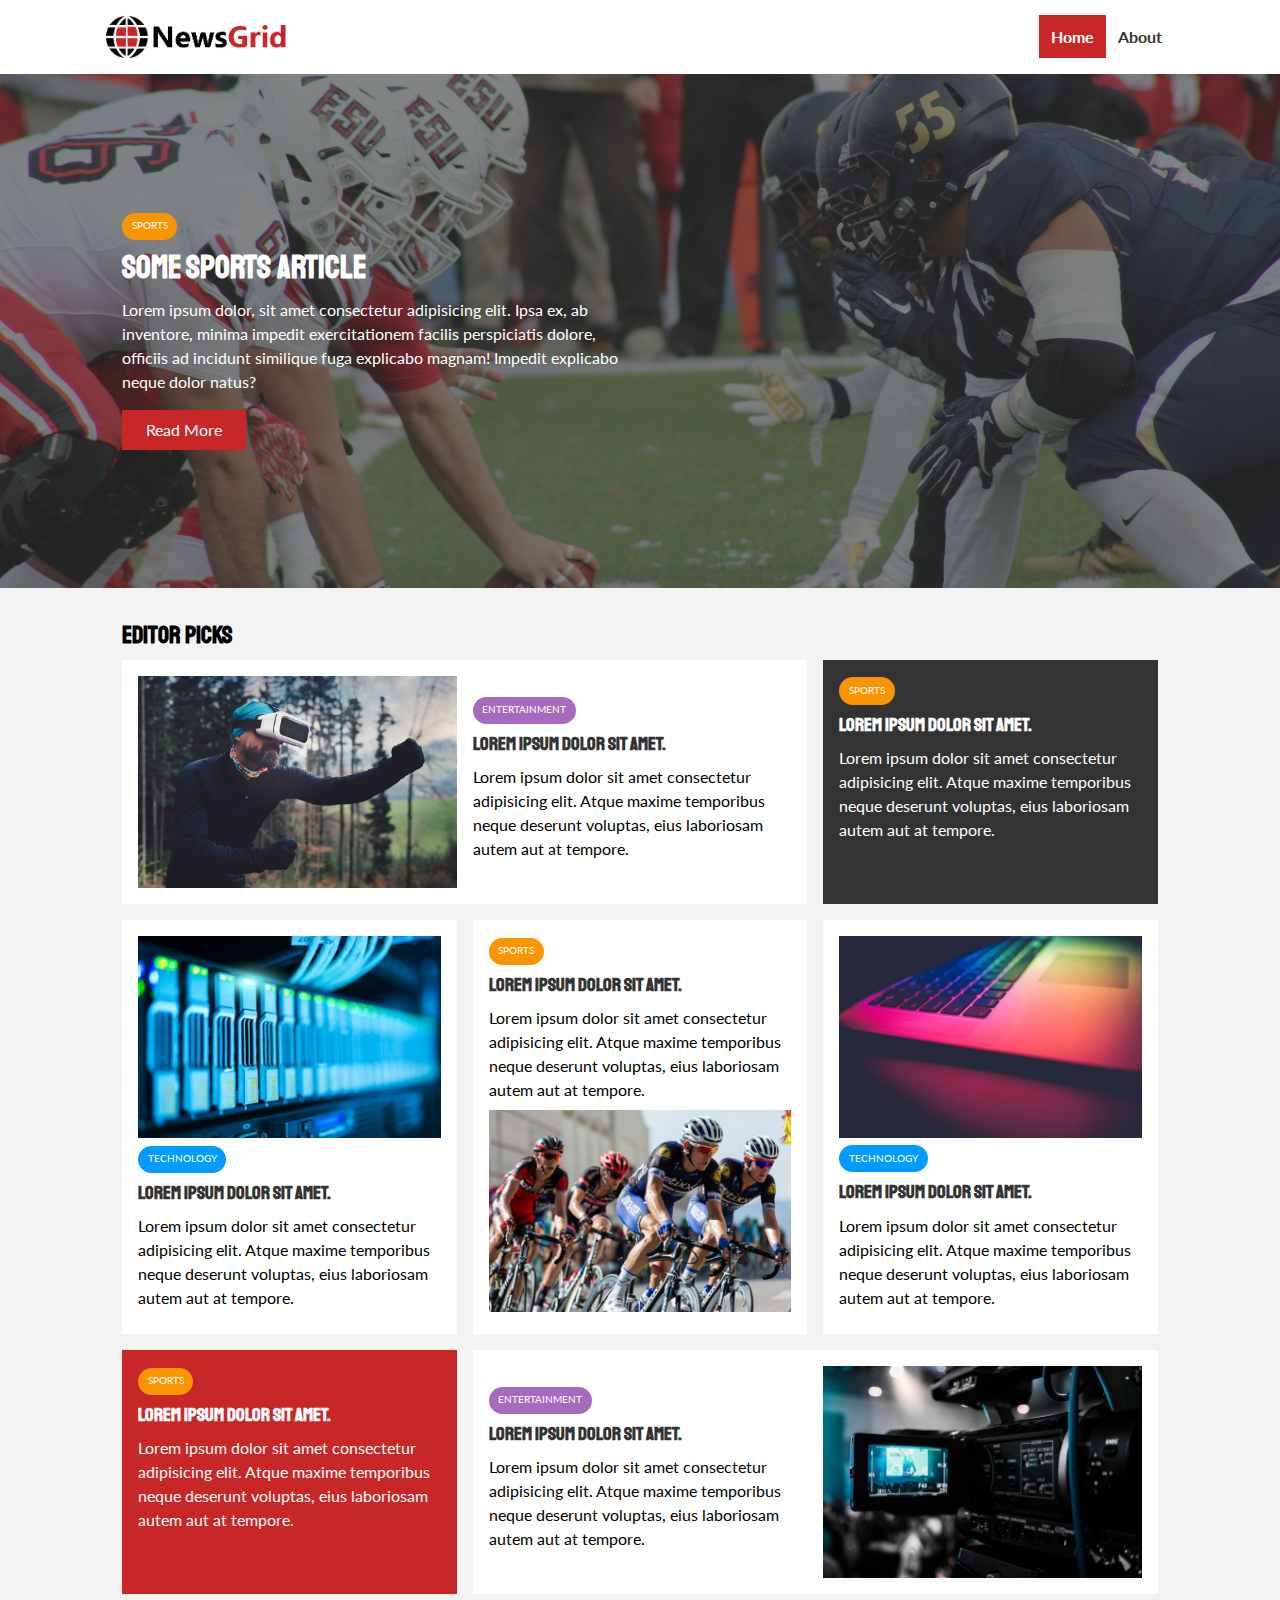
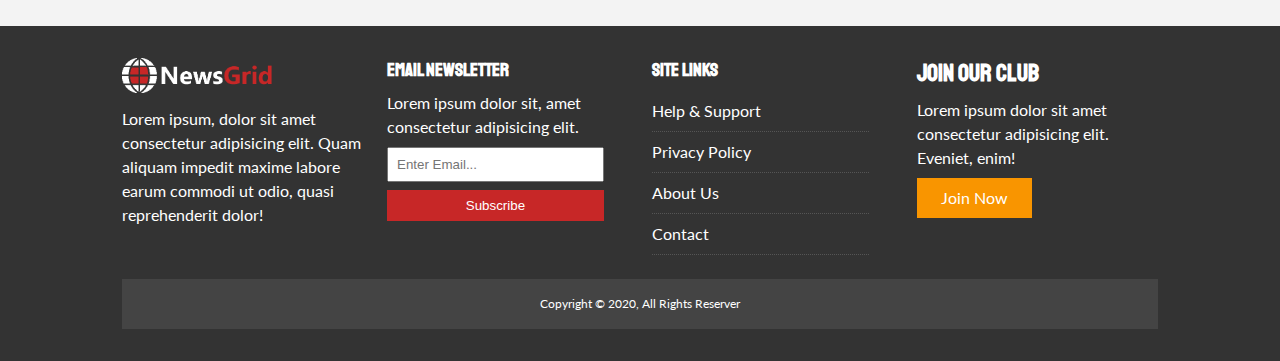
<file: index.html>
<!DOCTYPE html>
<html lang="en">

<head>
  <meta charset="UTF-8">
  <meta name="viewport" content="width=device-width, initial-scale=1.0">
  <link rel="stylesheet" href="https://use.fontawesome.com/releases/v5.6.3/css/all.css"
    integrity="sha384-UHRtZLI+pbxtHCWp1t77Bi1L4ZtiqrqD80Kn4Z8NTSRyMA2Fd33n5dQ8lWUE00s/" crossorigin="anonymous">
  <link href="https://fonts.googleapis.com/css2?family=Lato&family=Staatliches&display=swap" rel="stylesheet">
  <link rel="stylesheet" href="css/style.css">
  <link rel="stylesheet" media="screen and (max-width: 768px)" href="css/mobile.css">
  <link rel="shortcut icon" type="image/x-icon" href="favicon.ico">
  <title>NewsGrid | Latest News</title>
</head>

<body>
  <nav id="main-nav">
    <div class="container">
      <img src="img/logo.png" alt="NewsGrid" class="logo">
      <div class="social">
        <a href="http://facebook.com" target="_blank"><i class="fab fa-facebook fa-2x"></i></a>
        <a href="http://twitter.com" target="_blank"><i class="fab fa-twitter fa-2x"></i></a>
        <a href="http://instagram.com" target="_blank"><i class="fab fa-instagram fa-2x"></i></a>
        <a href="http://youtube.com" target="_blank"><i class="fab fa-youtube fa-2x"></i></a>
      </div>
      <ul>
        <li><a href="index.html" class="current">Home</a></li>
        <li><a href="about.html">About</a></li>
      </ul>
    </div>
  </nav>

  <!-- Showcase -->
  <header id="showcase">
    <div class="container">
      <div class="showcase-container">
        <div class="showcase-content">
          <div class="category category-sports">Sports</div>
          <h1>Some Sports Article</h1>
          <p>Lorem ipsum dolor, sit amet consectetur adipisicing elit. Ipsa ex, ab inventore, minima impedit
            exercitationem facilis perspiciatis dolore, officiis ad incidunt similique fuga explicabo magnam! Impedit
            explicabo neque dolor natus?</p>
          <a href="article.html" class="btn btn-primary">Read More</a>
        </div>
      </div>
    </div>
  </header>

  <!-- Home Articles -->
  <section id="home-articles" class="py-2">
    <div class="container">
      <h2>Editor Picks</h2>
      <div class="articles-container">
        <article class="card">
          <img src="img/articles/ent1.jpg" alt="">
          <div>
            <div class="category category-ent">Entertainment</div>
            <h3>
              <a href="article.html">Lorem ipsum dolor sit amet.</a>
            </h3>
            <p>Lorem ipsum dolor sit amet consectetur adipisicing elit. Atque maxime temporibus neque deserunt voluptas,
              eius laboriosam autem aut at tempore.</p>
          </div>
        </article>
        <article class="card bg-dark">
          <div class="category category-sports">Sports</div>
          <h3>
            <a href="article.html">Lorem ipsum dolor sit amet.</a>
          </h3>
          <p>Lorem ipsum dolor sit amet consectetur adipisicing elit. Atque maxime temporibus neque deserunt voluptas,
            eius laboriosam autem aut at tempore.</p>
        </article>
        <article class="card">
          <img src="img/articles/tech1.jpg" alt="">
          <div class="category category-tech">Technology</div>
          <h3>
            <a href="article.html">Lorem ipsum dolor sit amet.</a>
          </h3>
          <p>Lorem ipsum dolor sit amet consectetur adipisicing elit. Atque maxime temporibus neque deserunt voluptas,
            eius laboriosam autem aut at tempore.</p>
        </article>
        <article class="card">
          <div class="category category-sports">Sports</div>
          <h3>
            <a href="article.html">Lorem ipsum dolor sit amet.</a>
          </h3>
          <p>Lorem ipsum dolor sit amet consectetur adipisicing elit. Atque maxime temporibus neque deserunt voluptas,
            eius laboriosam autem aut at tempore.</p>
          <img src="img/articles/sports1.jpg" alt="">
        </article>
        <article class="card">
          <img src="img/articles/tech2.jpg" alt="">
          <div class="category category-tech">Technology</div>
          <h3>
            <a href="article.html">Lorem ipsum dolor sit amet.</a>
          </h3>
          <p>Lorem ipsum dolor sit amet consectetur adipisicing elit. Atque maxime temporibus neque deserunt voluptas,
            eius laboriosam autem aut at tempore.</p>
        </article>
        <article class="card bg-primary">
          <div class="category category-sports">Sports</div>
          <h3>
            <a href="article.html">Lorem ipsum dolor sit amet.</a>
          </h3>
          <p>Lorem ipsum dolor sit amet consectetur adipisicing elit. Atque maxime temporibus neque deserunt voluptas,
            eius laboriosam autem aut at tempore.</p>
        </article>
        <article class="card">
          <div>
            <div class="category category-ent">Entertainment</div>
            <h3>
              <a href="article.html">Lorem ipsum dolor sit amet.</a>
            </h3>
            <p>Lorem ipsum dolor sit amet consectetur adipisicing elit. Atque maxime temporibus neque deserunt voluptas,
              eius laboriosam autem aut at tempore.</p>
          </div>
          <img src="img/articles/ent2.jpg" alt="">
        </article>
      </div>
    </div>
  </section>

  <!-- Footer -->
  <footer id="main-footer" class="py-2">
    <div class="container footer-container">
      <div>
        <img src="img/logo_light.png" alt="NewsGrid">
        <p>Lorem ipsum, dolor sit amet consectetur adipisicing elit. Quam aliquam impedit maxime labore earum commodi ut
          odio, quasi reprehenderit dolor!</p>
      </div>
      <div>
        <h3>Email Newsletter</h3>
        <p>Lorem ipsum dolor sit, amet consectetur adipisicing elit.</p>
        <form name="contact" method="POST" data-netlify="true">
          <input type="email" name="email" placeholder="Enter Email...">
          <input type="submit" value="Subscribe" class="btn btn-primary">
        </form>
      </div>
      <div>
        <h3>Site Links</h3>
        <ul class="list">
          <li><a href="#">Help & Support</a></li>
          <li><a href="#">Privacy Policy</a></li>
          <li><a href="#">About Us</a></li>
          <li><a href="#">Contact</a></li>
        </ul>
      </div>
      <div>
        <h2>Join Our Club</h2>
        <p>Lorem ipsum dolor sit amet consectetur adipisicing elit. Eveniet, enim!</p>
        <a href="#" class="btn btn-secondary">Join Now</a>
      </div>
      <div>
        <p>Copyright &copy; 2020, All Rights Reserver</p>
      </div>
    </div>
  </footer>

</body>

</html>
</file>
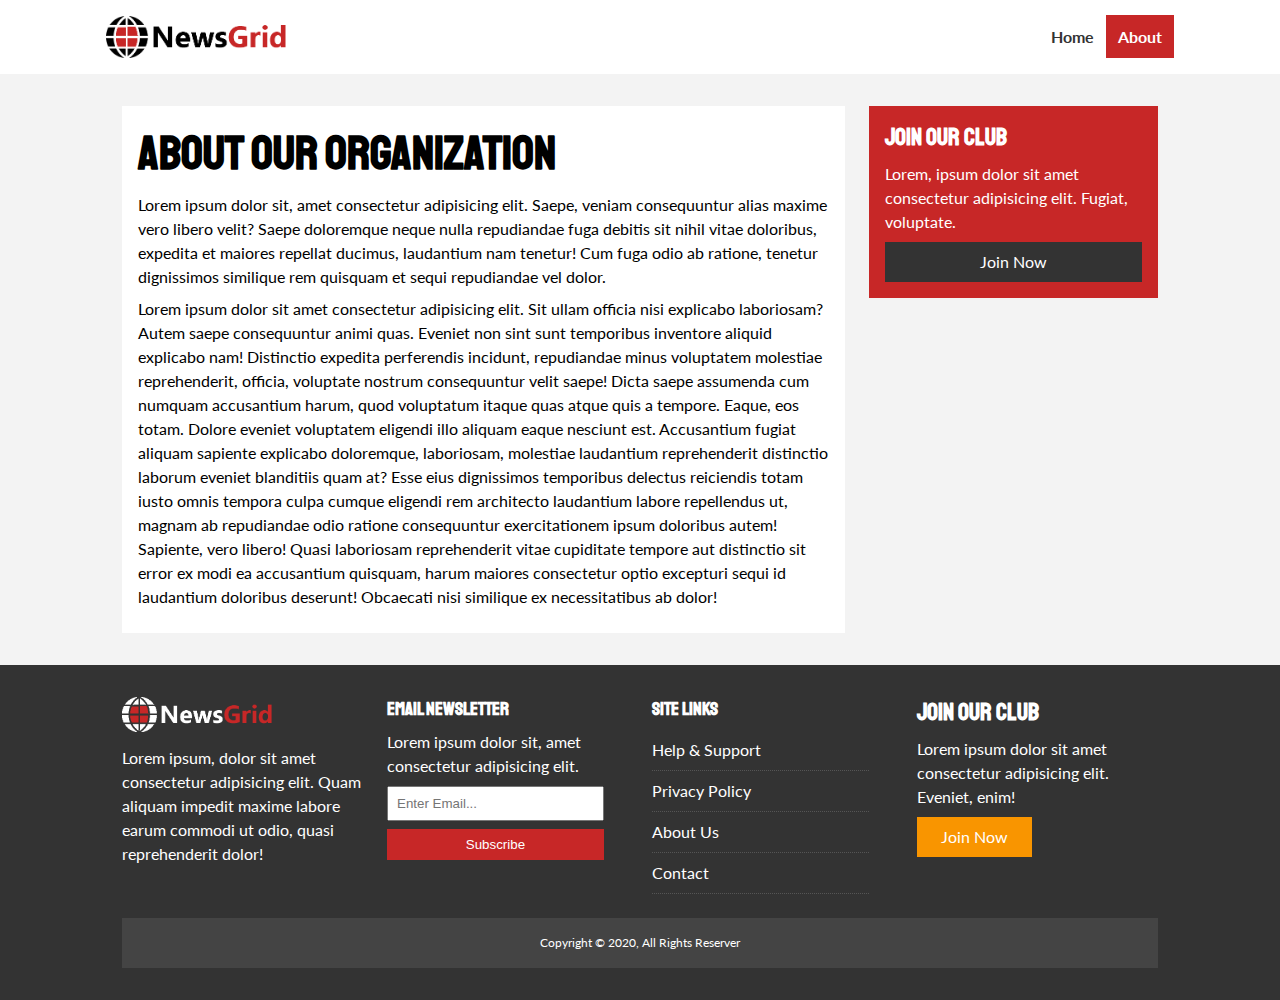
<file: about.html>
<!DOCTYPE html>
<html lang="en">

<head>
  <meta charset="UTF-8">
  <meta name="viewport" content="width=device-width, initial-scale=1.0">
  <link rel="stylesheet" href="https://use.fontawesome.com/releases/v5.6.3/css/all.css"
    integrity="sha384-UHRtZLI+pbxtHCWp1t77Bi1L4ZtiqrqD80Kn4Z8NTSRyMA2Fd33n5dQ8lWUE00s/" crossorigin="anonymous">
  <link href="https://fonts.googleapis.com/css2?family=Lato&family=Staatliches&display=swap" rel="stylesheet">
  <link rel="stylesheet" href="css/style.css">
  <link rel="stylesheet" media="screen and (max-width: 768px)" href="css/mobile.css">
  <link rel="shortcut icon" type="image/x-icon" href="favicon.ico">
  <title>NewsGrid | About</title>
</head>

<body>
  <nav id="main-nav">
    <div class="container">
      <img src="img/logo.png" alt="NewsGrid" class="logo">
      <div class="social">
        <a href="http://facebook.com" target="_blank"><i class="fab fa-facebook fa-2x"></i></a>
        <a href="http://twitter.com" target="_blank"><i class="fab fa-twitter fa-2x"></i></a>
        <a href="http://instagram.com" target="_blank"><i class="fab fa-instagram fa-2x"></i></a>
        <a href="http://youtube.com" target="_blank"><i class="fab fa-youtube fa-2x"></i></a>
      </div>
      <ul>
        <li><a href="index.html">Home</a></li>
        <li><a href="about.html" class="current">About</a></li>
      </ul>
    </div>
  </nav>

  <section id="about">
    <div class="container">
      <div class="page-container">
        <article class="card">
          <h1 class="l-heading">About Our Organization</h1>
          <p>Lorem ipsum dolor sit, amet consectetur adipisicing elit. Saepe, veniam consequuntur alias maxime vero
            libero velit? Saepe doloremque neque nulla repudiandae fuga debitis sit nihil vitae doloribus, expedita et
            maiores repellat ducimus, laudantium nam tenetur! Cum fuga odio ab ratione, tenetur dignissimos similique
            rem quisquam et sequi repudiandae vel dolor.</p>
          <p>Lorem ipsum dolor sit amet consectetur adipisicing elit. Sit ullam officia nisi explicabo laboriosam? Autem
            saepe consequuntur animi quas. Eveniet non sint sunt temporibus inventore aliquid explicabo nam! Distinctio
            expedita perferendis incidunt, repudiandae minus voluptatem molestiae reprehenderit, officia, voluptate
            nostrum consequuntur velit saepe! Dicta saepe assumenda cum numquam accusantium harum, quod voluptatum
            itaque quas atque quis a tempore. Eaque, eos totam. Dolore eveniet voluptatem eligendi illo aliquam eaque
            nesciunt est. Accusantium fugiat aliquam sapiente explicabo doloremque, laboriosam, molestiae laudantium
            reprehenderit distinctio laborum eveniet blanditiis quam at? Esse eius dignissimos temporibus delectus
            reiciendis totam iusto omnis tempora culpa cumque eligendi rem architecto laudantium labore repellendus ut,
            magnam ab repudiandae odio ratione consequuntur exercitationem ipsum doloribus autem! Sapiente, vero libero!
            Quasi laboriosam reprehenderit vitae cupiditate tempore aut distinctio sit error ex modi ea accusantium
            quisquam, harum maiores consectetur optio excepturi sequi id laudantium doloribus deserunt! Obcaecati nisi
            similique ex necessitatibus ab dolor!</p>
        </article>
        <aside class="card bg-primary">
          <h2>Join Our Club</h2>
          <p>Lorem, ipsum dolor sit amet consectetur adipisicing elit. Fugiat, voluptate.</p>
          <a href="#" class="btn btn-dark btn-block">Join Now</a>
        </aside>
      </div>
    </div>
  </section>

  <!-- Footer -->
  <footer id="main-footer" class="py-2">
    <div class="container footer-container">
      <div>
        <img src="img/logo_light.png" alt="NewsGrid">
        <p>Lorem ipsum, dolor sit amet consectetur adipisicing elit. Quam aliquam impedit maxime labore earum commodi ut
          odio, quasi reprehenderit dolor!</p>
      </div>
      <div>
        <h3>Email Newsletter</h3>
        <p>Lorem ipsum dolor sit, amet consectetur adipisicing elit.</p>
        <form name="contact" method="POST" data-netlify="true">
          <input type="email" name="email" placeholder="Enter Email...">
          <input type="submit" value="Subscribe" class="btn btn-primary">
        </form>
      </div>
      <div>
        <h3>Site Links</h3>
        <ul class="list">
          <li><a href="#">Help & Support</a></li>
          <li><a href="#">Privacy Policy</a></li>
          <li><a href="#">About Us</a></li>
          <li><a href="#">Contact</a></li>
        </ul>
      </div>
      <div>
        <h2>Join Our Club</h2>
        <p>Lorem ipsum dolor sit amet consectetur adipisicing elit. Eveniet, enim!</p>
        <a href="#" class="btn btn-secondary">Join Now</a>
      </div>
      <div>
        <p>Copyright &copy; 2020, All Rights Reserver</p>
      </div>
    </div>
  </footer>

</body>

</html>
</file>
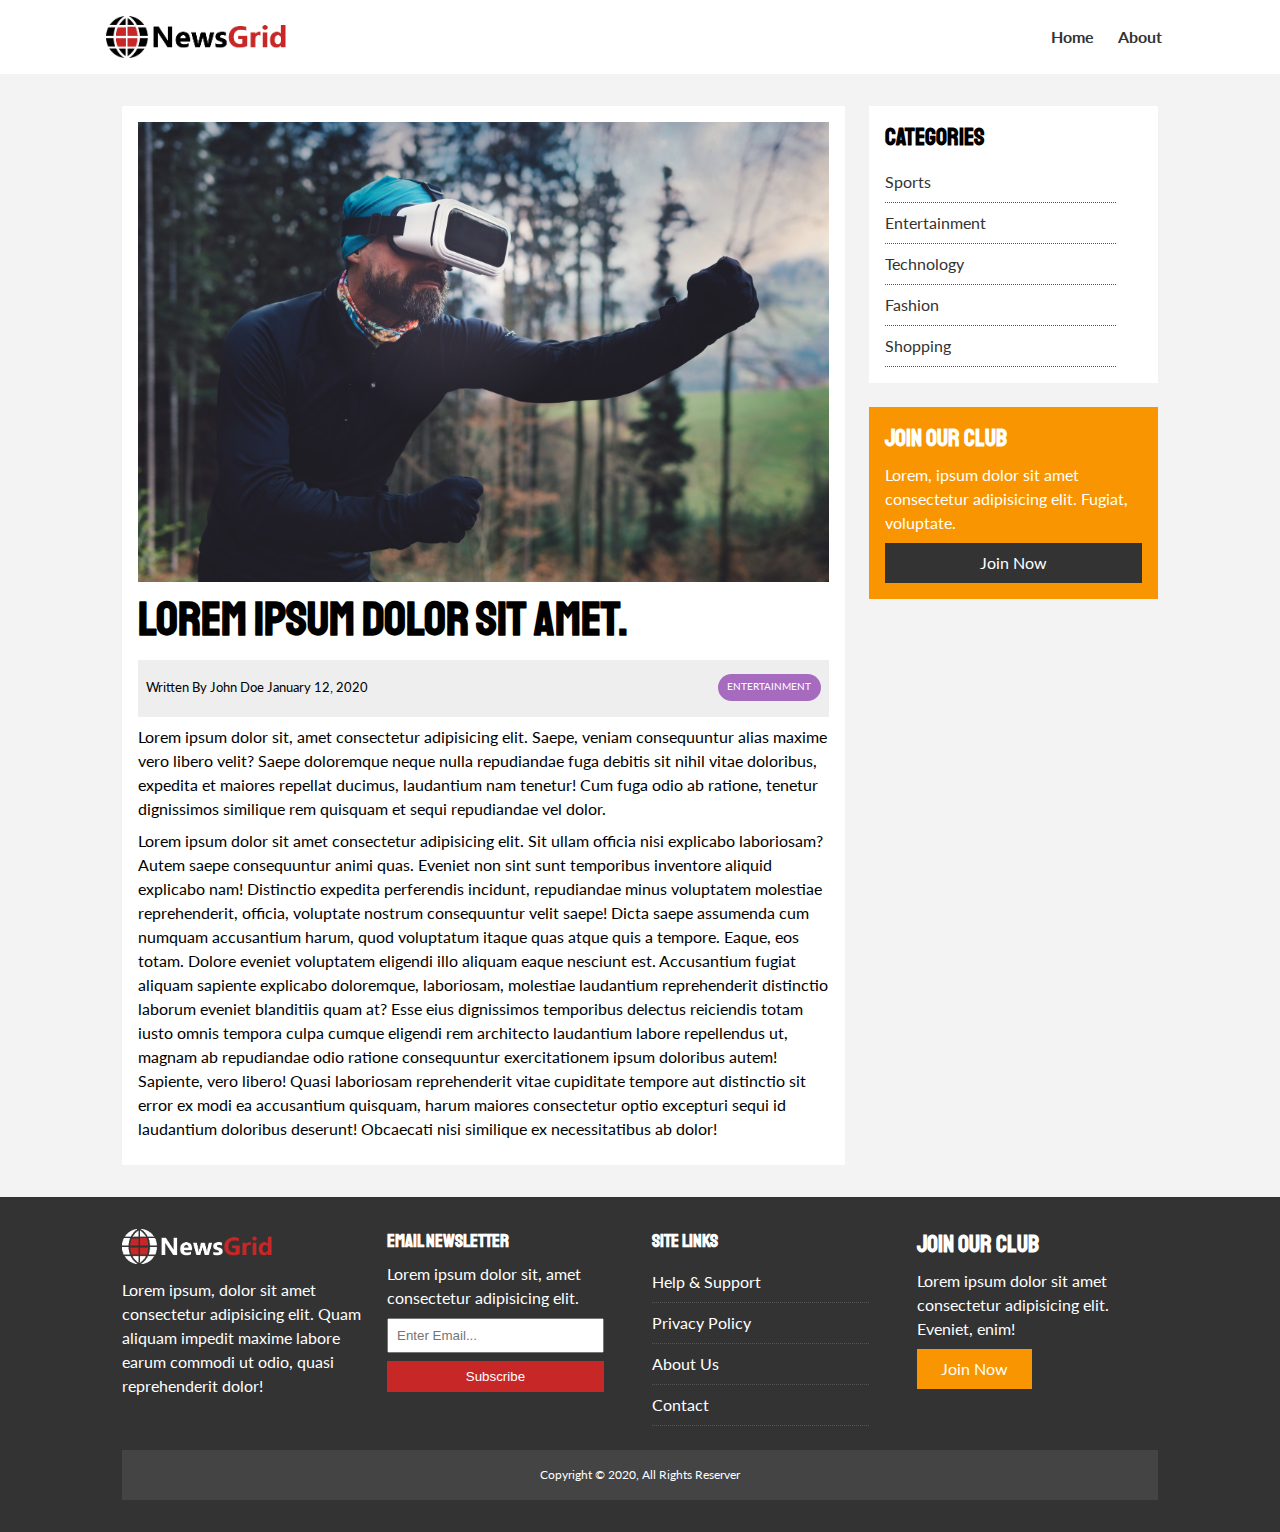
<file: article.html>
<!DOCTYPE html>
<html lang="en">

<head>
  <meta charset="UTF-8">
  <meta name="viewport" content="width=device-width, initial-scale=1.0">
  <link rel="stylesheet" href="https://use.fontawesome.com/releases/v5.6.3/css/all.css"
    integrity="sha384-UHRtZLI+pbxtHCWp1t77Bi1L4ZtiqrqD80Kn4Z8NTSRyMA2Fd33n5dQ8lWUE00s/" crossorigin="anonymous">
  <link href="https://fonts.googleapis.com/css2?family=Lato&family=Staatliches&display=swap" rel="stylesheet">
  <link rel="stylesheet" href="css/style.css">
  <link rel="stylesheet" media="screen and (max-width: 768px)" href="css/mobile.css">
  <link rel="shortcut icon" type="image/x-icon" href="favicon.ico">
  <title>NewsGrid | Latest News</title>
</head>

<body>
  <nav id="main-nav">
    <div class="container">
      <img src="img/logo.png" alt="NewsGrid" class="logo">
      <div class="social">
        <a href="http://facebook.com" target="_blank"><i class="fab fa-facebook fa-2x"></i></a>
        <a href="http://twitter.com" target="_blank"><i class="fab fa-twitter fa-2x"></i></a>
        <a href="http://instagram.com" target="_blank"><i class="fab fa-instagram fa-2x"></i></a>
        <a href="http://youtube.com" target="_blank"><i class="fab fa-youtube fa-2x"></i></a>
      </div>
      <ul>
        <li><a href="index.html">Home</a></li>
        <li><a href="about.html">About</a></li>
      </ul>
    </div>
  </nav>

  <section id="article">
    <div class="container">
      <div class="page-container">
        <article class="card">
          <img src="img/articles/ent1.jpg" alt="">
          <h1 class="l-heading">Lorem ipsum dolor sit amet.</h1>
          <div class="meta">
            <small>
              <i class="fas fa-user"></i> Written By John Doe January 12, 2020
            </small>
            <div class="category category-ent">Entertainment</div>
          </div>
          <p>Lorem ipsum dolor sit, amet consectetur adipisicing elit. Saepe, veniam consequuntur alias maxime vero
            libero velit? Saepe doloremque neque nulla repudiandae fuga debitis sit nihil vitae doloribus, expedita et
            maiores repellat ducimus, laudantium nam tenetur! Cum fuga odio ab ratione, tenetur dignissimos similique
            rem quisquam et sequi repudiandae vel dolor.</p>
          <p>Lorem ipsum dolor sit amet consectetur adipisicing elit. Sit ullam officia nisi explicabo laboriosam? Autem
            saepe consequuntur animi quas. Eveniet non sint sunt temporibus inventore aliquid explicabo nam! Distinctio
            expedita perferendis incidunt, repudiandae minus voluptatem molestiae reprehenderit, officia, voluptate
            nostrum consequuntur velit saepe! Dicta saepe assumenda cum numquam accusantium harum, quod voluptatum
            itaque quas atque quis a tempore. Eaque, eos totam. Dolore eveniet voluptatem eligendi illo aliquam eaque
            nesciunt est. Accusantium fugiat aliquam sapiente explicabo doloremque, laboriosam, molestiae laudantium
            reprehenderit distinctio laborum eveniet blanditiis quam at? Esse eius dignissimos temporibus delectus
            reiciendis totam iusto omnis tempora culpa cumque eligendi rem architecto laudantium labore repellendus ut,
            magnam ab repudiandae odio ratione consequuntur exercitationem ipsum doloribus autem! Sapiente, vero libero!
            Quasi laboriosam reprehenderit vitae cupiditate tempore aut distinctio sit error ex modi ea accusantium
            quisquam, harum maiores consectetur optio excepturi sequi id laudantium doloribus deserunt! Obcaecati nisi
            similique ex necessitatibus ab dolor!</p>
        </article>

        <aside id="categories" class="card">
          <h2>Categories</h2>
          <ul class="list">
            <li><a href="#"><i class="fas fa-chevron-right"></i>Sports</a></li>
            <li><a href="#"><i class="fas fa-chevron-right"></i>Entertainment</a></li>
            <li><a href="#"><i class="fas fa-chevron-right"></i>Technology</a></li>
            <li><a href="#"><i class="fas fa-chevron-right"></i>Fashion</a></li>
            <li><a href="#"><i class="fas fa-chevron-right"></i>Shopping</a></li>
          </ul>
        </aside>

        <aside class="card bg-secondary">
          <h2>Join Our Club</h2>
          <p>Lorem, ipsum dolor sit amet consectetur adipisicing elit. Fugiat, voluptate.</p>
          <a href="#" class="btn btn-dark btn-block">Join Now</a>
        </aside>
      </div>
    </div>
  </section>

  <!-- Footer -->
  <footer id="main-footer" class="py-2">
    <div class="container footer-container">
      <div>
        <img src="img/logo_light.png" alt="NewsGrid">
        <p>Lorem ipsum, dolor sit amet consectetur adipisicing elit. Quam aliquam impedit maxime labore earum commodi ut
          odio, quasi reprehenderit dolor!</p>
      </div>
      <div>
        <h3>Email Newsletter</h3>
        <p>Lorem ipsum dolor sit, amet consectetur adipisicing elit.</p>
        <form name="contact" method="POST" data-netlify="true">
          <input type="email" name="email" placeholder="Enter Email...">
          <input type="submit" value="Subscribe" class="btn btn-primary">
        </form>
      </div>
      <div>
        <h3>Site Links</h3>
        <ul class="list">
          <li><a href="#">Help & Support</a></li>
          <li><a href="#">Privacy Policy</a></li>
          <li><a href="#">About Us</a></li>
          <li><a href="#">Contact</a></li>
        </ul>
      </div>
      <div>
        <h2>Join Our Club</h2>
        <p>Lorem ipsum dolor sit amet consectetur adipisicing elit. Eveniet, enim!</p>
        <a href="#" class="btn btn-secondary">Join Now</a>
      </div>
      <div>
        <p>Copyright &copy; 2020, All Rights Reserver</p>
      </div>
    </div>
  </footer>

</body>

</html>
</file>
<file: css/style.css>
:root {
  --primary-color: #c72727;
  --secondary-color: #f99500;
  --light-color: #f3f3f3;
  --dark-color: #333;
  --max-width: 1100px;
}

.category {
  --sports-color: #f99500;
  --ent-color: #a66bbe;
  --tech-color: #009cff;
}

* {
  margin: 0;
  padding: 0;
  box-sizing: border-box;
}

body {
  font-family: 'Lato', sans-serif;
  line-height: 1.5;
  background: var(--light-color);
}

a {
  color: #333;
  text-decoration: none;
}

ul {
  list-style: none;
}

p {
  margin: 0.5rem 0;
}

img {
  width: 100%;
}

h1, h2, h3, h4, h5, h6 {
  font-family: 'Staatliches', cursive;
  margin-bottom: .55rem;
  line-height: 1.3;
}

/* Utility */
.container {
  max-width: var(--max-width);
  margin: auto;
  padding: 0 2rem;
  overflow: hidden;
}

.category {
  display: inline-block;
  color: #fff;
  font-size: 0.6rem;
  text-transform: uppercase;
  padding: 0.4rem 0.6rem;
  border-radius: 15px;
  margin-bottom: 0.5rem;
}

.category-sports { background: var(--sports-color); }
.category-ent { background: var(--ent-color); }
.category-tech { background: var(--tech-color); }

.btn {
  display: inline-block;
  border: none;
  background: var(--dark-color);
  color: #fff;
  padding: 0.5rem 1.5rem;
}

.btn-light { background: var(--light-color); }
.btn-primary { background: var(--primary-color); }
.btn-secondary { background: var(--secondary-color); }

.btn-block {
  display: block;
  width: 100%;
  text-align: center;
}

.btn:hover {
  opacity: 0.9;
}

.card {
  background: #fff;
  padding: 1rem;
}

.bg-dark {
  background: var(--dark-color);
  color: #fff;
}

.bg-primary {
  background: var(--primary-color);
  color: #fff;
}

.bg-secondary {
  background: var(--secondary-color);
  color: #fff;
}

.bg-dark h1, 
.bg-dark h2, 
.bg-dark h3, 
.bg-dark a, 
.bg-primary h1, 
.bg-primary h2, 
.bg-primary h3, 
.bg-primary a, 
.bg-secondary h1, 
.bg-secondary h2, 
.bg-secondary h3, 
.bg-secondary a {
  color: #fff;
}

.py-1 { padding: 1.5rem 0; }
.py-2 { padding: 2rem 0; }
.py-3{ padding: 3rem 0; }
.p-1 { padding: 1.5rem; }
.p-2 { padding: 2rem; }
.p-3{ padding: 3rem; }

.l-heading {
  font-size: 3rem;
}

.list li {
  padding: .5rem 0;
  border-bottom: #555 dotted 1px;
  width: 90%;
}

.list li a:hover {
  color: var(--primary-color) !important;
}

/* Inner page grid container */
.page-container {
  display: grid;
  grid-template-columns: 5fr 2fr;
  margin: 2rem 0;
  grid-gap: 1.5rem;
}

.page-container > *:first-child {
  grid-row: 1 / span 3;
}

/* Navigation */
#main-nav {
  background: #fff;
  position: sticky;
  top: 0;
  z-index: 2;
}

#main-nav .container {
  display: grid;
  grid-template-columns: 6fr 3fr 2fr;
  padding: 1rem;
  align-items: center;
}

#main-nav .logo {
  width: 180px;
}

#main-nav ul {
  justify-self: end;
  display: flex;
}

#main-nav ul li a {
  padding: 0.75rem;
  font-weight: bold;
}

#main-nav ul li a.current {
  background: var(--primary-color);
  color: #fff;
}

#main-nav ul li a:hover {
  background: var(--light-color);
  color: var(--dark-color);
}

#main-nav .social {
  justify-self: center;
}

#main-nav .social i {
  color: #777;
  margin-right: .5rem;
}

/* Showcase */
#showcase {
  color: #fff;
  background: #333;
  padding: 2rem;
  position: relative;
}

#showcase::before {
  content: '';
  background: url(../img/featured.jpg) no-repeat center center/cover;
  position: absolute;
  top: 0;
  left: 0;
  width: 100%;
  height: 100%;
  opacity: 0.4;
}

#showcase .showcase-container {
  display: grid;
  grid-template-columns: repeat(2, 1fr);
  justify-content: center;
  align-items: center;
  height: 50vh;
}

#showcase .showcase-content {
  z-index: 1;
}

#showcase .showcase-content p{
  margin-bottom: 1rem;
}

/* Home Articles */
#home-articles .articles-container {
  display: grid;
  grid-template-columns: repeat(3,1fr);
  grid-gap: 1rem;
}

#home-articles .articles-container > *:first-child, 
#home-articles .articles-container > *:last-child {
  display: grid;
  grid-template-columns: repeat(2, 1fr);
  grid-gap: 1rem;
  align-items: center;
  grid-column: 1 / span 2;
}

#home-articles .articles-container > *:last-child {
  grid-column: 2 / span 2;
}

#article .meta {
  display: flex;
  justify-content: space-between;
  align-items: center;
  background: #eee;
  padding: 0.5rem;
}

#article .meta .category {
  margin-top: 0.4rem;
}

/* Footer */
#main-footer {
  background: var(--dark-color);
  color: #fff;
}

#main-footer img {
  width: 150px;
}

#main-footer a {
  color: #fff;
}

#main-footer .footer-container {
  display: grid;
  grid-template-columns: repeat(4, 1fr);
  grid-gap: 1.5rem;
}

#main-footer .footer-container > *:last-child {
  background: #444;
  grid-column: 1 / span 4;
  padding: .5rem;
  text-align: center;
  font-size: 0.75rem;
}

#main-footer .footer-container input[type='email'] {
  width: 90%;
  padding: 0.5rem;
  margin-bottom: 0.5rem;
}

#main-footer .footer-container input[type='submit'] {
  width: 90%;
}
</file>
<file: css/mobile.css>
/* Navigation */
#main-nav .social {
  display: none;
}

#main-nav .container {
  grid-template-columns: 1fr;
  grid-gap: 1.2rem;
}

#main-nav ul, 
#main-nav .logo {
  justify-self: center;
}

#main-nav ul li a {
  padding: 0.5rem;
}

#home-articles .articles-container {
  grid-template-columns: repeat(2, 1fr);
}

#home-articles .articles-container > *:first-child, 
#home-articles .articles-container > *:last-child {
  grid-template-columns: 1fr;
  grid-column: 1;
}

@media(max-width: 600px) {
  /* Stack Grid Items */
  #showcase .showcase-container, 
  #home-articles .articles-container, 
  #main-footer .footer-container {
    grid-template-columns: 1fr;
  }

  #main-footer .footer-container > *:last-child {
    grid-column: 1;
  }

  #main-footer .footer-container > *:first-child, 
  #main-footer .footer-container > *:nth-child(2) {
    border-bottom: 1px dotted #444;
    padding-bottom: 1rem;
  }

  .page-container {
    grid-template-columns: 1fr;
    text-align: center;
  }

  .page-container > *:first-child {
    grid-row: 1;
  }

  .l-heading {
    font-size: 2rem;
  }
}
</file>
